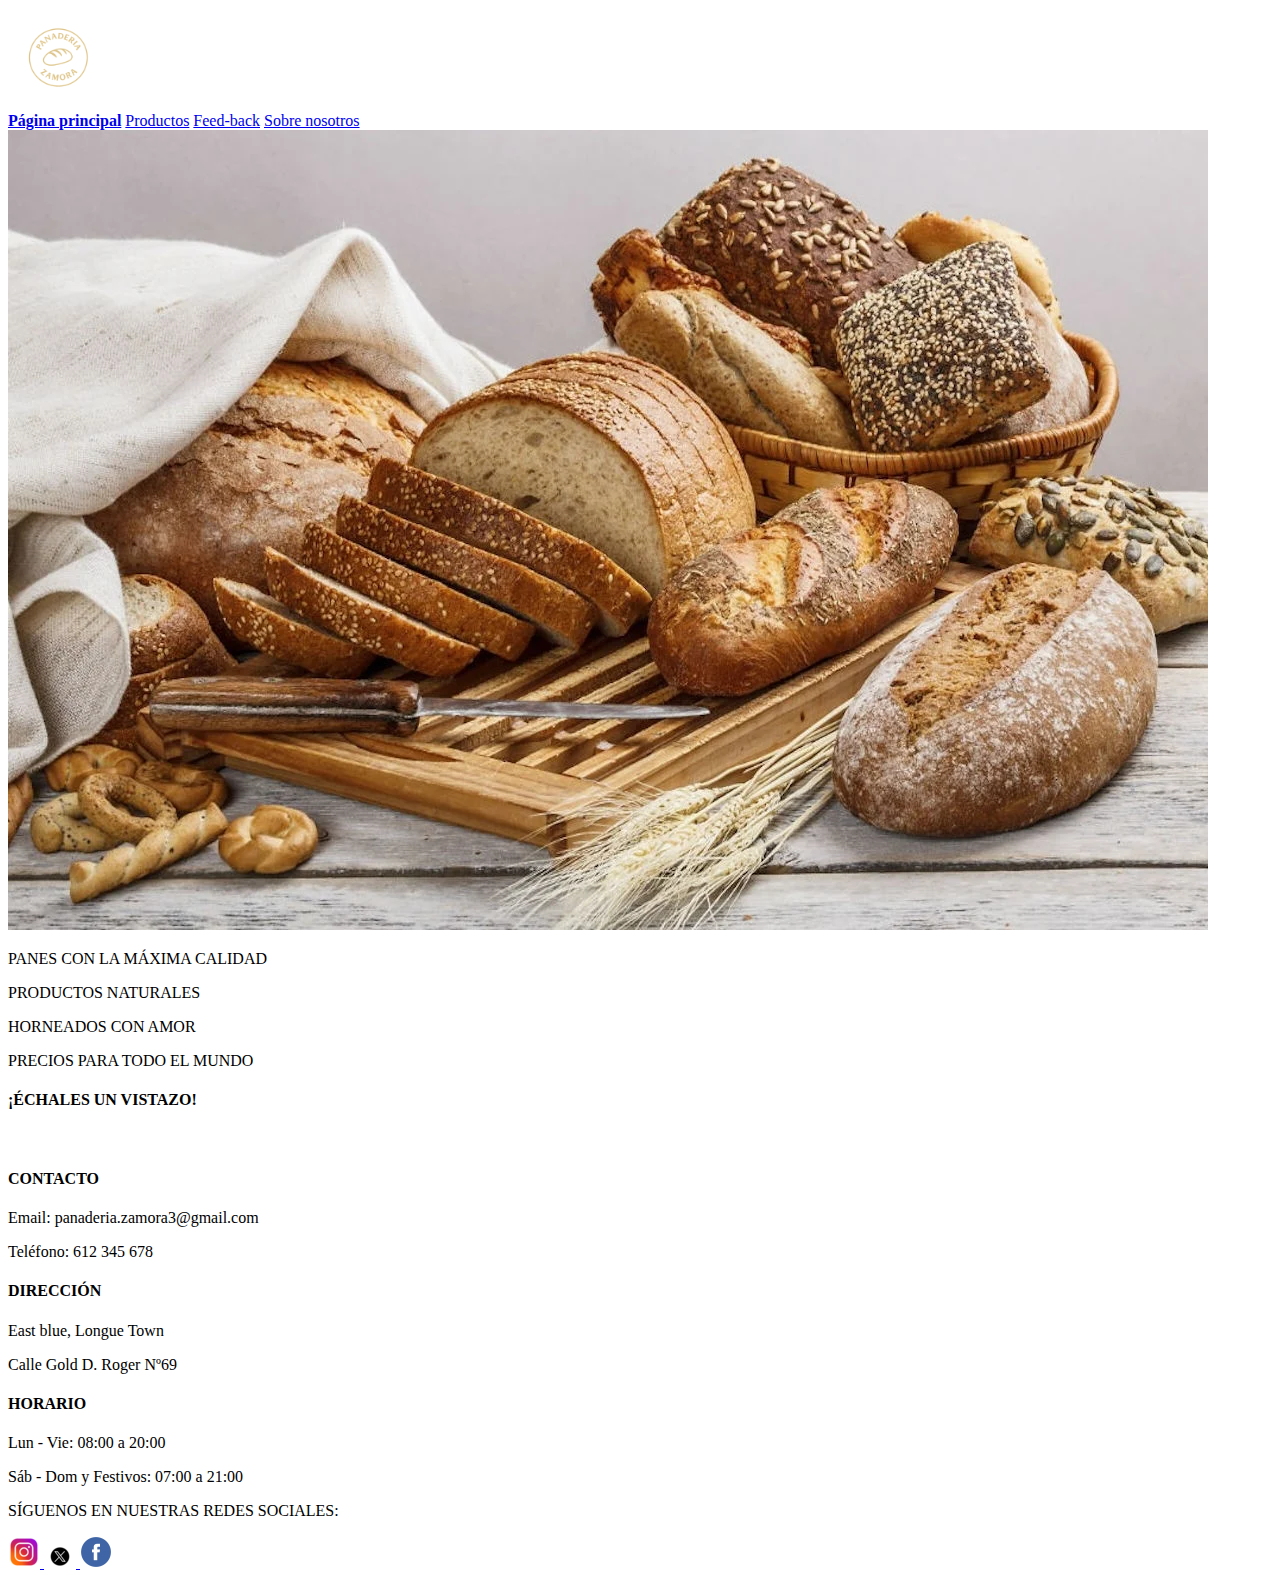
<file: index.html>
<!DOCTYPE html>
<html lang="es">
<head>
     <meta charset="UTF-8">
    <meta name="viewport" content="width=device-width, initial-scale=1.0">
    <title>PANADERIA ZAMORA</title>
    <link rel="stylesheet" href="index.css">
</head>
<body>
    <div class="nav">
        <a href="index.html"><img src="logo.png" alt="LOGO_ZAMORA" class="logo"></a>
        <nav>
            <a href="index.html" class="index active-page"><b>Página principal</b></a>
            <a href="productos.html" class="productos1">Productos</a> 
            <a href="feed-back.html" class="feedback">Feed-back</a>
            <a href="sobrenosotros.html" class="aboutus">Sobre nosotros</a>
        </nav>
    </div>
    <div class="contenido">
        <div class="foto">
            <img src="panes.webp" alt="panes" class="panes">
        </div>
        <div class="centro">
            <div class="caja-texto">
                <p>PANES CON LA MÁXIMA CALIDAD</p>
                <p>PRODUCTOS NATURALES</p>
                <p>HORNEADOS CON AMOR</p>
                <p>PRECIOS PARA TODO EL MUNDO</p>
                <h4>¡ÉCHALES UN VISTAZO!</h4>
            </div>
    </div>
    </div>
   <div class="footer">
        <footer>
            <div class="footer-bloque">
                <h4>CONTACTO</h4>
                <p>Email: panaderia.zamora3@gmail.com</p>
                <p>Teléfono: 612 345 678</p>
            </div>
            <div class="footer-bloque">
                <h4>DIRECCIÓN</h4>
                <p>East blue, Longue Town</p>
                <p>Calle Gold D. Roger Nº69</p>
            </div>

            <div class="footer-bloque">
                <h4>HORARIO</h4>
                <p>Lun - Vie: 08:00 a 20:00</p>
                <p>Sáb - Dom y Festivos: 07:00 a 21:00</p>
            </div>
        </footer>
        <div class="footer-redes">
            <p>SÍGUENOS EN NUESTRAS REDES SOCIALES:</p>
            <div class="redes-sociales">
                <a href="https://www.instagram.com/panaderia.zamora3" target="_blank" aria-label="Instagram">
                    <img src="instagram-logo.png" alt="Instagram" class="icono-red-social">
                </a>
                <a href="https://twitter.com/panaderia.zamora32" target="_blank" aria-label="X (Twitter)">
                    <img src="x-logo.png" alt="X (Twitter)" class="icono-red-social">
                </a>
                <a href="https://www.facebook.com/PanaderiaZamora3" target="_blank" aria-label="Facebook">
                    <img src="facebook-logo.png" alt="Facebook" class="icono-red-social">
                </a>
            </div>
        </div>
    </div>
</body>
</html>
</file>
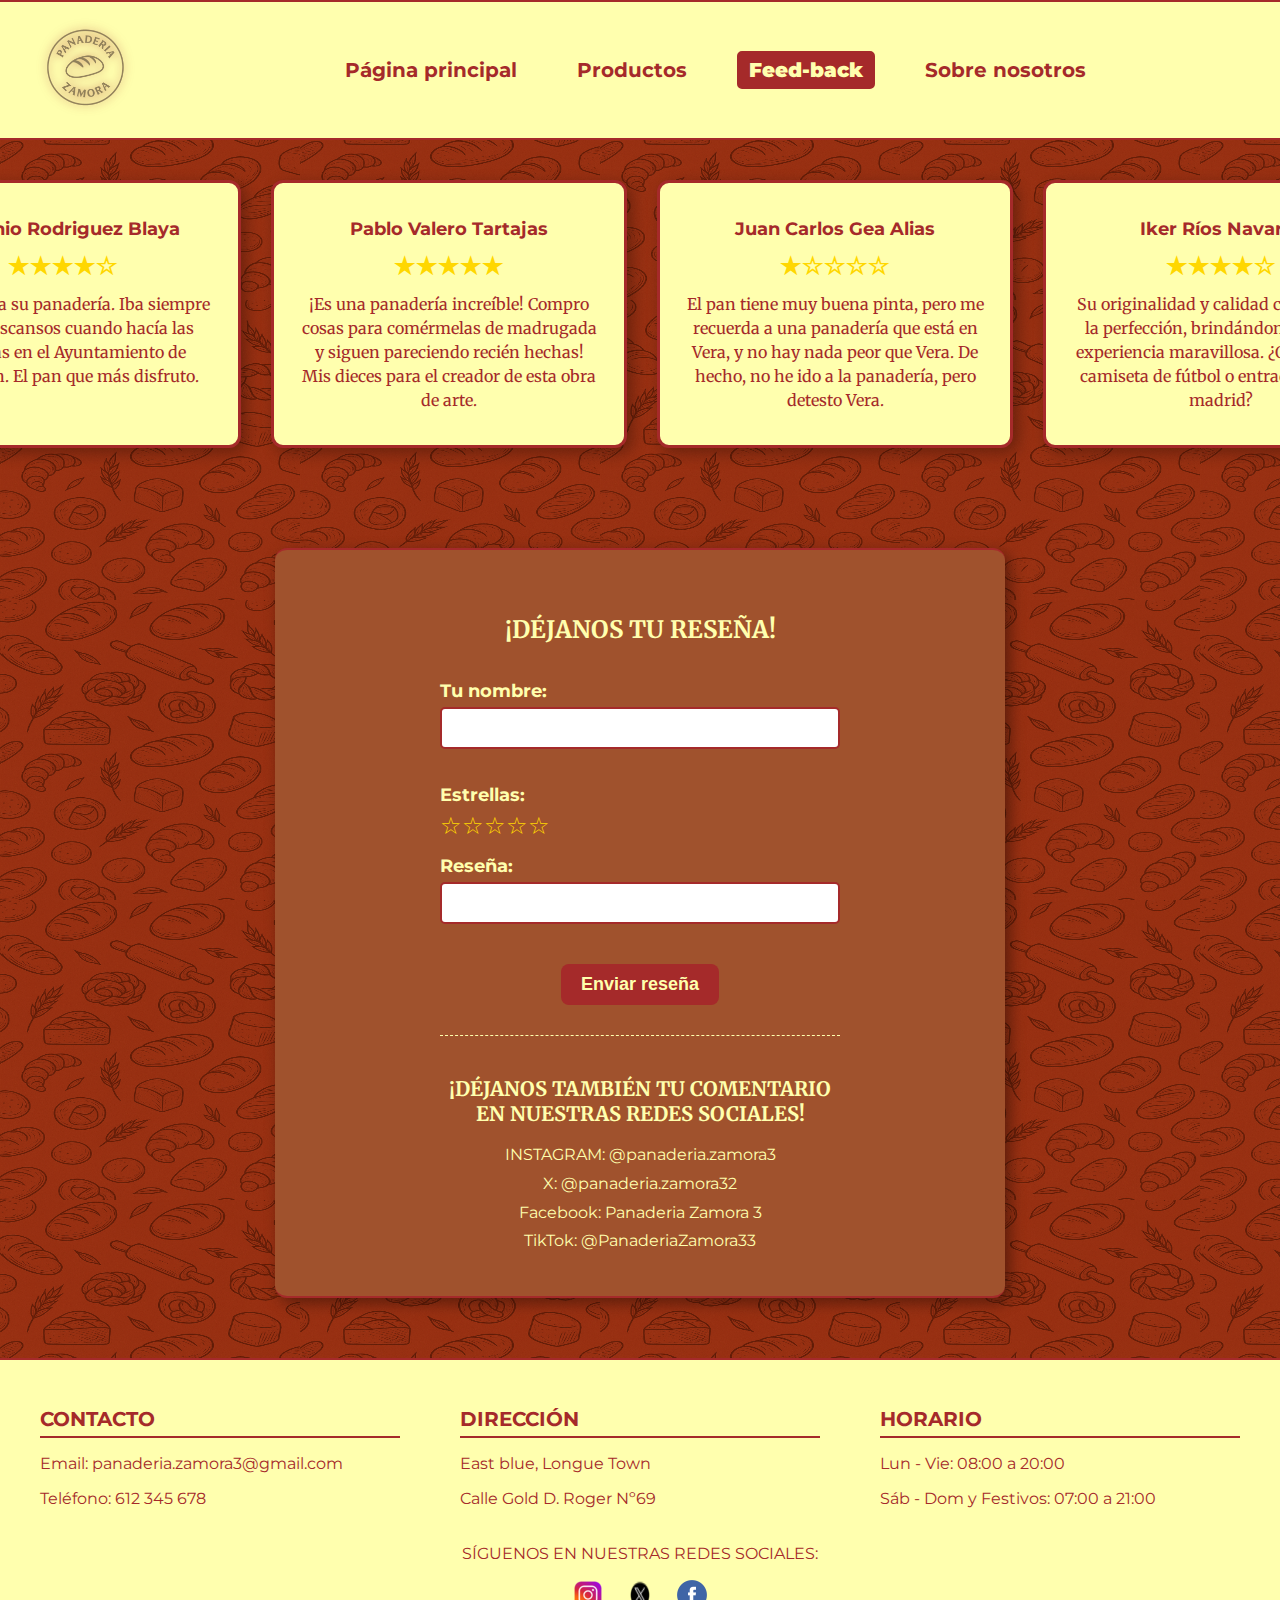
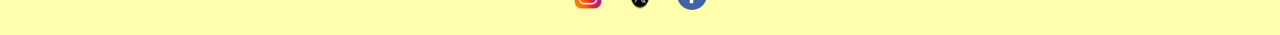
<file: feed-back.html>
<!DOCTYPE html>
<html lang="es">
    <head>
        <meta charset="UTF-8">
        <title>FEEDBACK - Panadería Zamora</title>
        <link rel="stylesheet" href="feedback.css">
    </head>
    <body>
        <div class="nav">
            <a href="index.html"><img src="logo.png" alt="LOGO_ZAMORA" class="logo"></a>
            <nav>
                <a href="index.html">Página principal</a>
                <a href="productos.html">Productos</a>
                <a href="feed-back.html" class="active-page">Feed-back</a>
                <a href="sobrenosotros.html">Sobre nosotros</a>
            </nav>
        </div>
        <div class="reseñas">
            <div class="reseña1">
                <b>
                    <p>Antonio Rodriguez Blaya</p>
                    <p>★★★★☆</p>
                </b>
                <p> 
                    Me encanta su panadería. Iba siempre en los descansos cuando hacía las prácticas en el Ayuntamiento de Mazarrón. El pan que más disfruto.
                </p>
            </div>
            <div class="reseña2">
                <b>
                    <p>Pablo Valero Tartajas</p>
                    <p>★★★★★</p>
                </b>
                <p>
                    ¡Es una panadería increíble! Compro cosas para comérmelas de madrugada y siguen pareciendo recién hechas! Mis dieces para el creador de esta obra de arte.
                </p>
            </div>
            <div class="reseña3">
                <b>
                    <p>Juan Carlos Gea Alias</p>
                    <p>★☆☆☆☆</p>
                </b>
                <p>
                    El pan tiene muy buena pinta, pero me recuerda a una panadería que está en Vera, y no hay nada peor que Vera. De hecho, no he ido a la panadería, pero detesto Vera.
                </p>
            </div>
            <div class="reseña4">
                <b>
                    <p>Iker Ríos Navarro</p>
                    <p>★★★★☆</p>
                </b>
                <p>
                    Su originalidad y calidad combinan a la perfección, brindándonos de una experiencia maravillosa. ¿Quieres una camiseta de fútbol o entradas para el madrid?
                </p>
            </div>
        </div>
        <div class="formulario-container">
            <div class="formulario">
                <h3>¡DÉJANOS TU RESEÑA!</h3>
                <label for="nombre">Tu nombre:</label>
                <input type="text" class="nombre" id="nombre" />
                
                <label for="estrellas-input">Estrellas:</label>
                <div class="estrellas">☆☆☆☆☆</div>
                
                <label for="reseña-input">Reseña:</label>
                <input type="text" class="reseña" id="reseña-input" />
                
                <button type="submit" class="enviar">Enviar reseña</button>
            </div>
            <div class="rrss-section">
                <h3>¡DÉJANOS TAMBIÉN TU COMENTARIO EN NUESTRAS REDES SOCIALES!</h3>
                <ul>
                    <li>INSTAGRAM: @panaderia.zamora3</li>
                    <li>X: @panaderia.zamora32</li>
                    <li>Facebook: Panaderia Zamora 3</li>
                    <li>TikTok: @PanaderiaZamora33</li>
                </ul>
            </div>
            </div>
            <div class="footer">
            <footer>
                <div class="footer-bloque">
                    <h4>CONTACTO</h4>
                    <p>Email: panaderia.zamora3@gmail.com</p>
                    <p>Teléfono: 612 345 678</p>
                </div>
                <div class="footer-bloque">
                    <h4>DIRECCIÓN</h4>
                    <p>East blue, Longue Town</p>
                    <p>Calle Gold D. Roger Nº69</p>
                </div>

                <div class="footer-bloque">
                    <h4>HORARIO</h4>
                    <p>Lun - Vie: 08:00 a 20:00</p>
                    <p>Sáb - Dom y Festivos: 07:00 a 21:00</p>
                </div>
            </footer>
            <div class="footer-redes">
                <p>SÍGUENOS EN NUESTRAS REDES SOCIALES:</p>
                <div class="redes-sociales">
                    <a href="https://www.instagram.com/panaderia.zamora3" target="_blank" aria-label="Instagram">
                        <img src="instagram-logo.png" alt="Instagram" class="icono-red-social">
                    </a>
                    <a href="https://twitter.com/panaderia.zamora32" target="_blank" aria-label="X (Twitter)">
                        <img src="x-logo.png" alt="X (Twitter)" class="icono-red-social">
                    </a>
                    <a href="https://www.facebook.com/PanaderiaZamora3" target="_blank" aria-label="Facebook">
                        <img src="facebook-logo.png" alt="Facebook" class="icono-red-social">
                    </a>
                </div>
            </div>
        </div>
    </body>
</html>
</file>
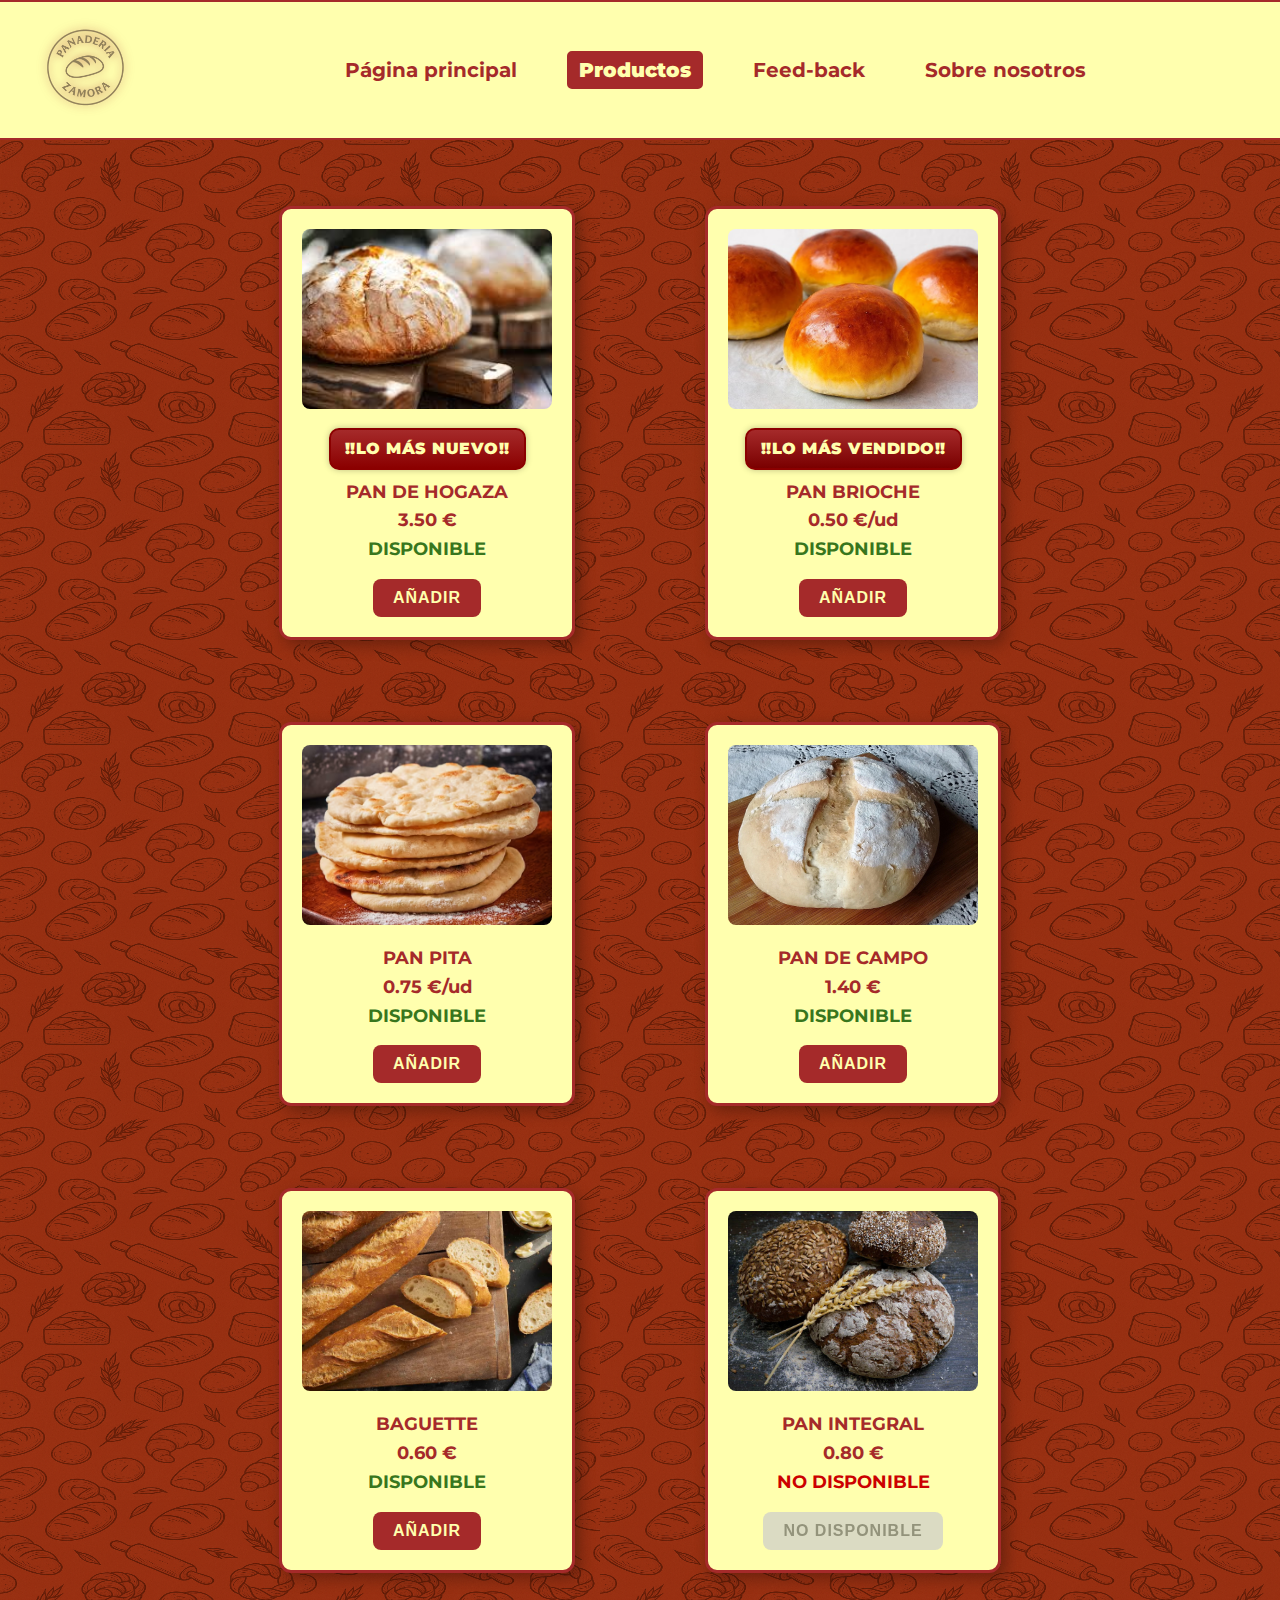
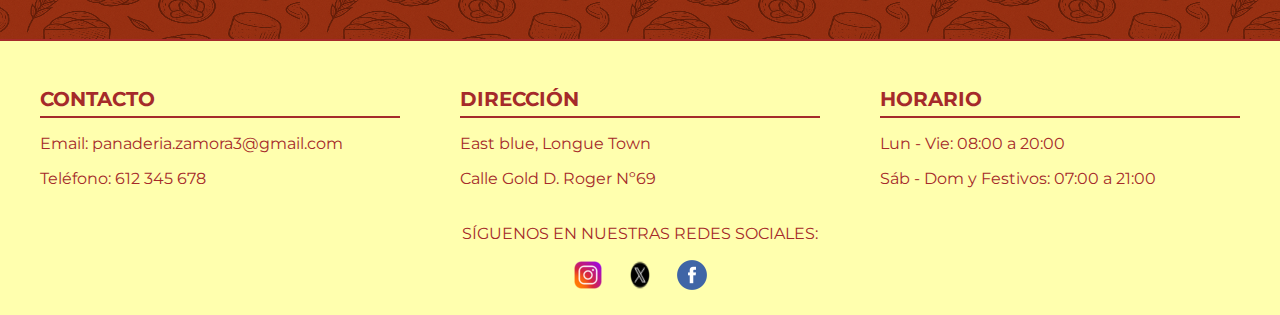
<file: productos.html>
<!DOCTYPE html>
<html lang="es">
    <head>
        <meta charset="UTF-8">
        <title>NUESTROS PRODUCTOS - Panadería Zamora</title> 
        <link rel="stylesheet" href="productos.css">
    </head>
    <body>
        <div class="nav">
            <a href="index.html"><img src="logo.png" alt="LOGO_ZAMORA" class="logo"></a>
            <nav>
                <a href="index.html">Página principal</a>
                <a href="productos.html" class="active-page">Productos</a> 
                <a href="feed-back.html">Feed-back</a>
                <a href="sobrenosotros.html">Sobre nosotros</a>
            </nav>
        </div>

        <div class="galeria-productos">
            <figure>
                <img class="hogaza" src="hogaza.jpg" alt="hogaza">
                <figcaption>
                    <b class ="loMasNuevo">
                        !!LO MÁS NUEVO!! 
                    </b><br/>
                    <b>
                    PAN DE HOGAZA
                    <br/>3.50 €
                    <br/><span class="disponible">DISPONIBLE</span>
                </b></figcaption>
                <button class="añadircarrito">AÑADIR</button> 
            </figure>     
            <figure>
                <img class="brioche" src="brioche.jpg" alt="brioche">
                <figcaption>
                    <b class = "loMasVendido">  !!LO MÁS VENDIDO!!  </b>
                    <br/><b>
                    PAN BRIOCHE
                    <br/>0.50 €/ud
                    <br/><span class="disponible">DISPONIBLE</span>
                </b></figcaption>
                <button class="añadircarrito">AÑADIR</button>
            </figure> 
            <figure>
                <img class="pita" src="pita.avif" alt="pita">
                <figcaption><b>
                    PAN PITA
                    <br/>0.75 €/ud
                    <br/><span class="disponible">DISPONIBLE</span>
                </b></figcaption>
                <button class="añadircarrito">AÑADIR</button>
            </figure>
            <figure>
                <img class="campo" src="campo.jpg" alt="campo">
                <figcaption><b>
                    PAN DE CAMPO
                    <br/>1.40 €
                    <br/><span class="disponible">DISPONIBLE</span>
                </b></figcaption>
                <button class="añadircarrito">AÑADIR</button>
            </figure>
            <figure>
                <img src="baguette.webp" alt="baguette" class="baguette">
                <figcaption><b>
                    BAGUETTE
                    <br/> 0.60 €
                    <br/> <span class="disponible">DISPONIBLE</span>
                </b></figcaption>
                <button class="añadircarrito">AÑADIR</button>
            </figure>
            <figure>
                <img src="integral.jpg" alt="integral" class="integral">
                <figcaption><b>
                    PAN INTEGRAL
                    <br/>0.80 €
                    <br/><span class="no-disponible">NO DISPONIBLE</span>
                </b></figcaption>
                <button class="añadircarrito X" disabled>NO DISPONIBLE</button>
            </figure>
        </div>
        <div class="footer">
            <footer>
                <div class="footer-bloque">
                    <h4>CONTACTO</h4>
                    <p>Email: panaderia.zamora3@gmail.com</p>
                    <p>Teléfono: 612 345 678</p>
                </div>
                <div class="footer-bloque">
                    <h4>DIRECCIÓN</h4>
                    <p>East blue, Longue Town</p>
                    <p>Calle Gold D. Roger Nº69</p>
                </div>

                <div class="footer-bloque">
                    <h4>HORARIO</h4>
                    <p>Lun - Vie: 08:00 a 20:00</p>
                    <p>Sáb - Dom y Festivos: 07:00 a 21:00</p>
                </div>
            </footer>
            <div class="footer-redes">
                <p>SÍGUENOS EN NUESTRAS REDES SOCIALES:</p>
                <div class="redes-sociales">
                    <a href="https://www.instagram.com/panaderia.zamora3" target="_blank" aria-label="Instagram">
                        <img src="instagram-logo.png" alt="Instagram" class="icono-red-social">
                    </a>
                    <a href="https://twitter.com/panaderia.zamora32" target="_blank" aria-label="X (Twitter)">
                        <img src="x-logo.png" alt="X (Twitter)" class="icono-red-social">
                    </a>
                    <a href="https://www.facebook.com/PanaderiaZamora3" target="_blank" aria-label="Facebook">
                        <img src="facebook-logo.png" alt="Facebook" class="icono-red-social">
                    </a>
                </div>
            </div>
        </div>
    </body>
</html>
</file>
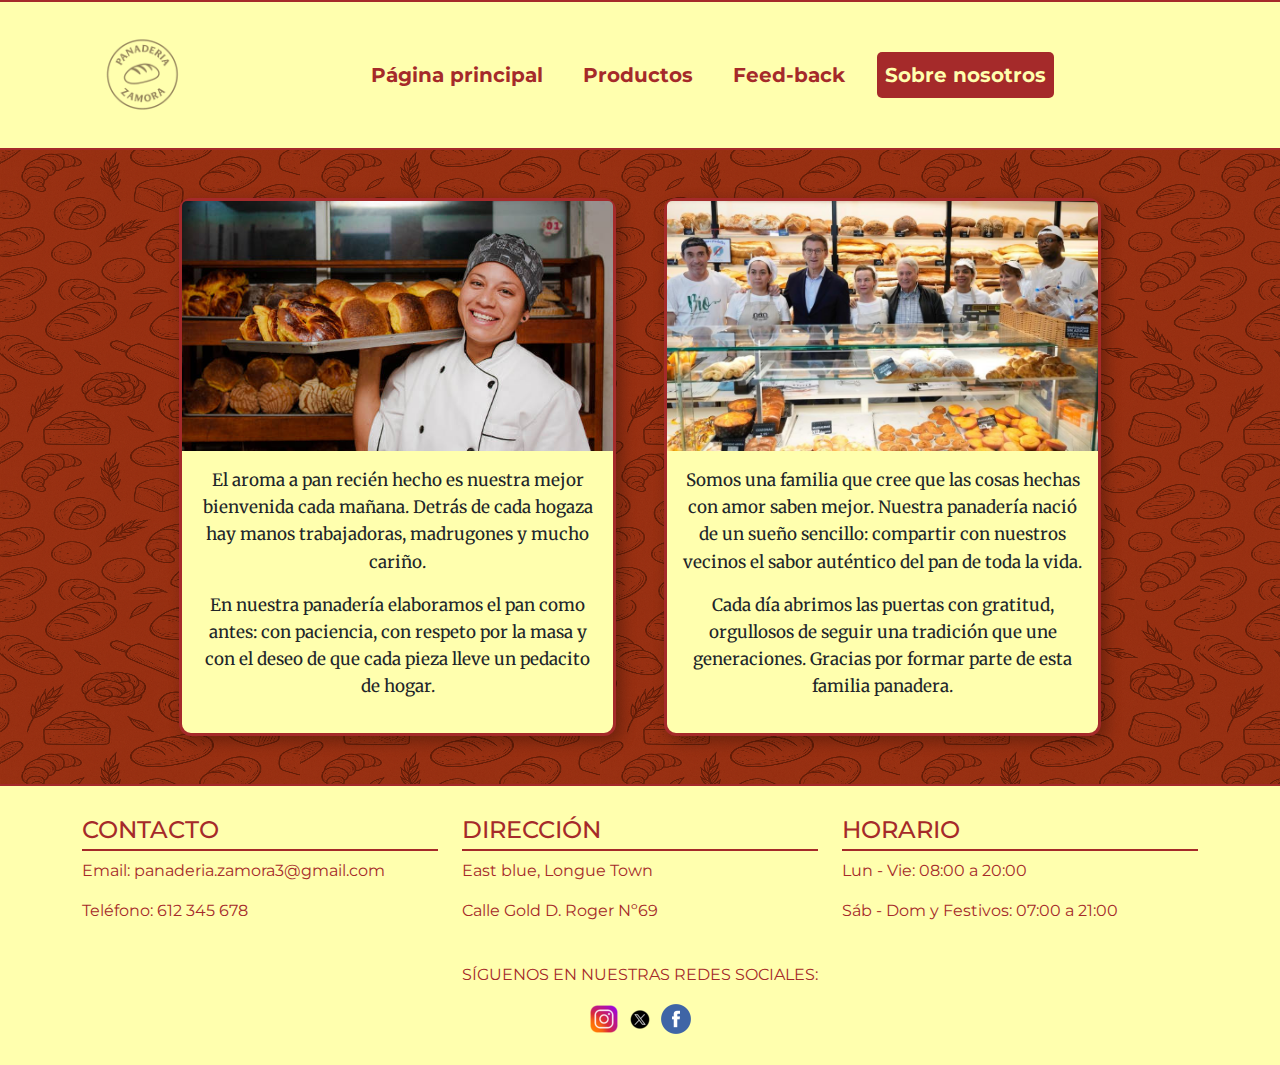
<file: sobrenosotros.html>
<!DOCTYPE html>
<html lang="es">
    <head>
        <meta charset="UTF-8">
        <title>SOBRE NOSOTROS - Panadería Zamora</title>
        <link href="https://cdn.jsdelivr.net/npm/bootstrap@5.3.2/dist/css/bootstrap.min.css" rel="stylesheet">
        <link rel="stylesheet" href="css/sobrenosotros.css">
        <link href="https://fonts.googleapis.com/css2?family=Merriweather:wght@400;700&family=Montserrat:wght@400;700&display=swap" rel="stylesheet">
    </head>
    <body>
        <nav class="navbar navbar-expand-lg nav-zamora">
            <div class="container">
                <a class="navbar-brand" href="index.html">
                    <img src="img/logo.png" alt="LOGO_ZAMORA" class="logo">
                </a>
                <button class="navbar-toggler" type="button" data-bs-toggle="collapse" data-bs-target="#menu">
                    <span class="navbar-toggler-icon"></span>
                </button>
                <div class="collapse navbar-collapse justify-content-center" id="menu">
                    <ul class="navbar-nav gap-4">
                        <li class="nav-item"><a class="nav-link" href="index.html">Página principal</a></li>
                        <li class="nav-item"><a class="nav-link" href="productos.html">Productos</a></li>
                        <li class="nav-item"><a class="nav-link" href="feed-back.html">Feed-back</a></li>
                        <li class="nav-item">
                            <a class="nav-link active-page" href="sobrenosotros.html">Sobre nosotros</a>
                        </li>
                    </ul>
                </div>
            </div>
        </nav>
        <section class="container my-5">
            <div class="row justify-content-center g-5">
                <div class="col-md-6 col-lg-5">
                    <div class="card imagen-card h-100">
                        <img src="img/trabajdora.jpg" class="card-img-top" alt="trabajadora">
                        <div class="card-body">
                            <p>
                                El aroma a pan recién hecho es nuestra mejor bienvenida cada mañana.
                                Detrás de cada hogaza hay manos trabajadoras, madrugones y mucho cariño.
                            </p>
                            <p>
                                En nuestra panadería elaboramos el pan como antes: con paciencia,
                                con respeto por la masa y con el deseo de que cada pieza lleve un pedacito de hogar.
                            </p>
                        </div>
                    </div>
                </div>
                <div class="col-md-6 col-lg-5">
                    <div class="card imagen-card h-100">
                        <img src="img/jefes.jpg" class="card-img-top" alt="jefes">
                        <div class="card-body">
                            <p>
                                Somos una familia que cree que las cosas hechas con amor saben mejor.
                                Nuestra panadería nació de un sueño sencillo: compartir con nuestros vecinos
                                el sabor auténtico del pan de toda la vida.
                            </p>
                            <p>
                                Cada día abrimos las puertas con gratitud, orgullosos de seguir una tradición
                                que une generaciones. Gracias por formar parte de esta familia panadera.
                            </p>
                        </div>
                    </div>
                </div>
            </div>
        </section>
        <footer class="footer">
            <div class="container">
                <div class="row text-center text-md-start">
                    <div class="col-md-4 footer-bloque">
                        <h4>CONTACTO</h4>
                        <p>Email: panaderia.zamora3@gmail.com</p>
                        <p>Teléfono: 612 345 678</p>
                    </div>
                    <div class="col-md-4 footer-bloque">
                        <h4>DIRECCIÓN</h4>
                        <p>East blue, Longue Town</p>
                        <p>Calle Gold D. Roger Nº69</p>
                    </div>
                    <div class="col-md-4 footer-bloque">
                        <h4>HORARIO</h4>
                        <p>Lun - Vie: 08:00 a 20:00</p>
                        <p>Sáb - Dom y Festivos: 07:00 a 21:00</p>
                    </div>
                </div>
                <div class="footer-redes text-center mt-4">
                    <p>SÍGUENOS EN NUESTRAS REDES SOCIALES:</p>
                    <div class="redes-sociales">
                        <img src="img/instagram-logo.png" alt="Instagram" class="icono-red-social">
                        <img src="img/x-logo.png" alt="X" class="icono-red-social">
                        <img src="img/facebook-logo.png" alt="Facebook" class="icono-red-social">
                    </div>
                </div>
            </div>
        </footer>
        <script src="https://cdn.jsdelivr.net/npm/bootstrap@5.3.2/dist/js/bootstrap.bundle.min.js"></script>
    </body>
</html>
</file>
<file: index.css>
:root {
  --rojo-panaderia: #8B1E1E;
  --marron-claro: #cd995d;
}

.bg-rojo {
  background-color: var(--rojo-panaderia);
}

.bg-marron {
  background-color: var(--marron-claro);
}

.btn-rojo {
  background-color: var(--rojo-panaderia);
  color: white;
}

.btn-rojo:hover {
  background-color: #6e1515;
}

.logo {
  width: 100px;
  height: 100px;
}

.card img {
  height: 230px;
  object-fit: cover;
}
</file>
<file: feedback.css>
@import url('https://fonts.googleapis.com/css2?family=Merriweather:wght@400;700&family=Montserrat:wght@400;700&display=swap');

body {
    margin: 0;
    padding: 0;
    font-family: 'Montserrat', sans-serif;
    color: #FFFFAE;
    background-image: url('fondo.png');
    background-repeat: repeat;
    background-size: 300px 300px;
}



.nav {
    background-color: #FFFFAE;
    padding: 1px 20px;
    border-top: 2px solid #A52A2A;
    border-bottom: 2px solid #A52A2A;
    display: flex;
    align-items: center;
    justify-content: space-between;
}

.nav .logo {
    height: 130px; 
    width: auto;
    max-width: 150px;
    filter: brightness(0.65) drop-shadow(0px 0px 5px rgba(165, 42, 42, 0.7)); 
    margin-right: 20px;
    transition: filter 0.3s ease-in-out, transform 0.3s ease-in-out; 
}

.nav nav {
    display: flex;
    align-items: center;
    justify-content: center;
    flex-grow: 1;
    gap: 40px;
}

.nav a:first-child:hover .logo {
    filter: brightness(0.8) drop-shadow(0px 0px 10px rgba(255, 255, 174, 1)); 
    transform: scale(1.05);
}

.nav nav a {
    text-decoration: none;
    color: #A52A2A;
    font-size: 20px;
    font-weight: bold;
    transition: all 0.3s ease-in-out;
    padding: 5px 10px;
    border-radius: 5px;
}

.nav a.active-page {
    color: #FFFFAE; 
    background-color: #A52A2A; 
    font-weight: 900;
    border: 2px solid #A52A2A;
}

/* Modificado para aplicar el hover solo a los enlaces de navegación de las páginas */
.nav nav a:hover {
    font-weight: 900; 
    color: #8B0000; 
    background-color: rgba(165, 42, 42, 0.1); 
}

.nav a.active-page:hover {
    background-color: #8B0000; 
    color: #FFFFAE;
}

.cabecera {
    background-color: #A0522D;
    text-align: center;
    padding: 30px 0;
    border-bottom: 2px solid #A52A2A;
}

.cabecera h1 {
    font-size: 40px;
    font-weight: 700;
    color: #A52A2A;
    margin: 0;
    text-shadow: 2px 2px 4px rgba(0, 0, 0, 0.4);
}


.reseñas {
    display: flex;
    flex-wrap: nowrap; 
    justify-content: center; /* ¡ESTE ES EL CAMBIO REALIZADO! */
    gap: 30px;
    padding: 40px 20px;
    overflow-x: auto;
    padding-right: 1em;
}

.reseñas::-webkit-scrollbar {
    height: 8px;
}

.reseñas::-webkit-scrollbar-thumb {
    background: #A52A2A;
    border-radius: 4px;
}

.reseñas::-webkit-scrollbar-track {
    background: #FFFFAE;
}


.reseñas > div {
    background-color: #FFFFAE;
    border: 3px solid #A52A2A;
    border-radius: 12px;
    padding: 25px;
    flex-shrink: 0;
    width: 300px;
    color: #A52A2A;
    box-shadow: 5px 5px 15px rgba(0, 0, 0, 0.3);
    transition: transform 0.3s ease-in-out;
    text-align: center;
}


.reseñas > div:hover {
    transform: translateY(-3px) scale(1.01);
}
.reseñas b p:first-child,
.reseñas b p:nth-child(2) {
    text-align: center;
}

.reseñas p {
    margin: 8px 0;
    font-size: 16px;
    line-height: 1.5;
    font-family: 'Merriweather', serif;
}

.reseñas b p:first-child {
    font-size: 18px;
    font-weight: 700;
    margin-bottom: 5px;
    font-family: 'Montserrat', sans-serif;
}

.reseñas b p:nth-child(2) { 
    color: gold; 
    font-size: 24px;
    margin-top: 0;
}


.formulario-container {
    background-color: #A0522D;
    border-top: 2px solid #A52A2A;
    border-bottom: 2px solid #A52A2A; 
    padding: 40px;
    margin: 60px auto; 
    max-width: 650px;
    border-radius: 12px;
    box-shadow: 5px 5px 15px rgba(0, 0, 0, 0.4);
    display: flex;
    flex-direction: column;
    align-items: center;
}

.formulario {
    display: flex;
    flex-direction: column;
    align-items: flex-start;
    width: 100%;
    max-width: 400px;
}

.formulario h3 {
    font-size: 24px;
    margin-bottom: 20px;
    color: #FFFFAE;
    font-family: 'Merriweather', serif;
    align-self: center;
}

.formulario label {
    font-size: 18px;
    color: #FFFFAE;
    font-weight: 700;
    margin-top: 15px;
}

input[type="text"] {
    width: 100%;
    padding: 10px;
    margin-top: 5px;
    margin-bottom: 20px;
    border: 2px solid #A52A2A;
    border-radius: 5px;
    font-size: 16px;
    box-sizing: border-box; 
}


.estrellas {
    color: gold;
    font-size: 24px;
    margin-top: 5px;
    cursor: pointer;
}

.enviar {
    margin-top: 20px;
    padding: 10px 20px;
    background-color: #A52A2A;
    color: #FFFFAE;
    border: none;
    border-radius: 8px;
    font-weight: bold;
    cursor: pointer;
    font-size: 18px;
    transition: all 0.3s ease-in-out;
    align-self: center;
}

.enviar:hover {
    background-color: #8B0000;
    box-shadow: 0 4px 8px rgba(0, 0, 0, 0.3);
    transform: scale(1.05);
}


.rrss-section {
    width: 100%;
    max-width: 400px;
    margin-top: 30px;
    padding-top: 20px;
    border-top: 1px dashed #FFFFAE;
    text-align: center;
}

.rrss-section h3 {
    font-size: 20px;
    margin-bottom: 15px;
    color: #FFFFAE;
    font-family: 'Merriweather', serif;
}

.rrss-section ul {
    list-style: none;
    padding: 0;
    margin: 0;
    font-size: 16px;
    line-height: 1.8;
}

@media (max-width: 768px) {
    .reseñas {
        justify-content: flex-start;
        padding: 20px 10px;
    }

    .reseñas > div { 
        width: 250px;
    }

    .formulario-container {
        margin: 30px 10px;
        padding: 20px;
    }
}

.footer {
    background-color: #FFFFAE;
    color: #A52A2A;
    padding: 15px;
    margin-top: 30px;
    border-top: 2px solid #A52A2A;
    font-family: 'Montserrat', sans-serif; 
}
.footer {
    background-color: #FFFFAE;
    color: #A52A2A;
    padding: 20px 10px;
    margin-top: 30px;
    border-top: 2px solid #A52A2A;
    font-family: 'Montserrat', sans-serif;
}

footer {
    display: flex;
    justify-content: space-between;
    align-items: flex-start;
    max-width: 1200px;
    margin: 0 auto;
    flex-wrap: wrap;
    gap: 20px;
}

.footer-bloque {
    width: 30%;
    min-width: 250px;
}

.footer-bloque h4 {
    margin-bottom: 10px;
    font-size: 20px;
    border-bottom: 2px solid #A52A2A;
    padding-bottom: 5px;
}

.footer-redes {
    text-align: center;
    margin-top: 20px;
}

.redes-sociales {
    display: flex;
    justify-content: center;
    gap: 20px;
    margin-top: 10px;
}

.icono-red-social {
    width: 32px;
    height: 32px;
    transition: transform 0.2s ease-in-out;
}

.icono-red-social:hover {
    transform: scale(1.1);
}

/* Responsivo */
@media (max-width: 768px) {
    footer {
        flex-direction: column;
        align-items: center;
        text-align: center;
    }

    .footer-bloque {
        width: 90%;
    }
}
</file>
<file: productos.css>
@import url('https://fonts.googleapis.com/css2?family=Merriweather:wght@400;700&family=Montserrat:wght@400;700&display=swap');

body {
    margin: 0;
    padding: 0;
    font-family: 'Montserrat', sans-serif;
    color: #FFFFAE;
    background-image: url('fondo.png');
    background-repeat: repeat;
    background-size: 300px 300px;
}



.nav {
    background-color: #FFFFAE;
    padding: 1px 20px;
    border-top: 2px solid #A52A2A;
    border-bottom: 2px solid #A52A2A;
    display: flex;
    align-items: center;
    justify-content: space-between;
}

.nav .logo {
    height: 130px; 
    width: auto;
    max-width: 150px;
    filter: brightness(0.65) drop-shadow(0px 0px 5px rgba(165, 42, 42, 0.7)); 
    margin-right: 20px;
    transition: filter 0.3s ease-in-out, transform 0.3s ease-in-out; 
}

.nav nav {
    display: flex;
    align-items: center;
    justify-content: center;
    flex-grow: 1;
    gap: 40px;
}

.nav a:first-child:hover .logo {
    filter: brightness(0.8) drop-shadow(0px 0px 10px rgba(255, 255, 174, 1)); 
    transform: scale(1.05);
}

.nav nav a {
    text-decoration: none;
    color: #A52A2A;
    font-size: 20px;
    font-weight: bold;
    transition: all 0.3s ease-in-out;
    padding: 5px 10px;
    border-radius: 5px;
}

.nav a.active-page {
    color: #FFFFAE; 
    background-color: #A52A2A; 
    font-weight: 900;
    border: 2px solid #A52A2A;
}

/* Modificado para aplicar el hover solo a los enlaces de navegación de las páginas */
.nav nav a:hover {
    font-weight: 900; 
    color: #8B0000; 
    background-color: rgba(165, 42, 42, 0.1); 
}

.nav a.active-page:hover {
    background-color: #8B0000; 
    color: #FFFFAE;
}

.cabecera {
    background-color: #A0522D; 
    text-align: center;
    padding: 30px 0;
    border-bottom: 2px solid #A52A2A;
}

.cabecera h1 {
    font-size: 40px;
    font-weight: 700;
    color: #A52A2A;
    margin: 0;
    text-shadow: 2px 2px 4px rgba(0, 0, 0, 0.4);
}


.galeria-productos {
    display: flex;
    justify-content: center; 
    gap: 50px; 
    margin: 50px auto;
    flex-wrap: wrap; 
    max-width: 1200px; 
}

figure {
    background-color: #FFFFAE;
    border: 3px solid #A52A2A; 
    border-radius: 12px;
    padding: 20px;
    width: 250px; /* Ancho fijo para 3 por fila en 1200px de ancho */
    text-align: center;
    color: #A52A2A;
    box-shadow: 5px 5px 15px rgba(0, 0, 0, 0.3); 
    transition: transform 0.3s ease-in-out;
}

figure:hover {
    transform: translateY(-3px) scale(1.01); 
}

figure img {
    width: 100%;
    height: 180px; 
    object-fit: cover; 
    border-radius: 8px;
    margin-bottom: 15px;
    transition: transform 0.2s ease-in-out;
}

figure img:hover {
    transform: scale(1.03); 
}

figcaption {
    font-size: 18px;
    color: #A52A2A;
    line-height: 1.6;
    margin-bottom: 15px; 
}

.disponible {
    color: #38761D; 
    font-weight: 700;
}

.no-disponible {
    color: #CC0000; 
    font-weight: 700;
}

.añadircarrito {
    background-color: #A52A2A;
    color: #FFFFAE; 
    border: none;
    border-radius: 8px;
    padding: 10px 20px;
    font-weight: 900;
    font-size: 16px;
    cursor: pointer;
    text-transform: uppercase;
    letter-spacing: 1px;
    transition: all 0.15s ease-in-out;
}

.añadircarrito:hover:not(:disabled) {
    background-color: #8B0000; 
    transform: translateY(-2px);
}

.añadircarrito:active:not(:disabled) {
    background-color: #8B0000;
    transform: translateY(2px); 
}

.añadircarrito.X[disabled] { 
    background-color: #ccc;
    color: #666;
    cursor: not-allowed;
    opacity: 0.7;
}

.loMasNuevo, .loMasVendido {
    display: inline-block;
    background-color: #A52A2A;
    color: #FFFFAE;
    padding: 6px 14px;
    border-radius: 10px;
    font-size: 16px;
    font-weight: 900;
    letter-spacing: 0.5px;
    border: 2px solid #8B0000;
    box-shadow: 0 0 6px rgba(0, 0, 0, 0.25);
    margin-bottom: 8px;
}

.loMasNuevo {
    background: linear-gradient(180deg, #A52A2A 0%, #8B0000 100%);
}

.loMasVendido {
    background: linear-gradient(180deg, #A52A2A 0%, #7A0000 100%);
}


.footer {
    background-color: #FFFFAE;
    color: #A52A2A;
    padding: 15px;
    margin-top: 30px;
    border-top: 2px solid #A52A2A;
    font-family: 'Montserrat', sans-serif; 
}
.footer {
    background-color: #FFFFAE;
    color: #A52A2A;
    padding: 20px 10px;
    margin-top: 30px;
    border-top: 2px solid #A52A2A;
    font-family: 'Montserrat', sans-serif;
}

footer {
    display: flex;
    justify-content: space-between;
    align-items: flex-start;
    max-width: 1200px;
    margin: 0 auto;
    flex-wrap: wrap;
    gap: 20px;
}

.footer-bloque {
    width: 30%;
    min-width: 250px;
}

.footer-bloque h4 {
    margin-bottom: 10px;
    font-size: 20px;
    border-bottom: 2px solid #A52A2A;
    padding-bottom: 5px;
}

.footer-redes {
    text-align: center;
    margin-top: 20px;
}

.redes-sociales {
    display: flex;
    justify-content: center;
    gap: 20px;
    margin-top: 10px;
}

.icono-red-social {
    width: 32px;
    height: 32px;
    transition: transform 0.2s ease-in-out;
}

.icono-red-social:hover {
    transform: scale(1.1);
}




@media (max-width: 768px) {
    
    .nav {
        flex-direction: column; 
        align-items: center;
        padding: 10px 0;
    }
    
    .nav .logo {
        height: 70px; 
        max-width: 90px;
        margin-right: 0;
        margin-bottom: 10px;
    }
    
    .nav nav {
        flex-direction: column; 
        gap: 5px;
        width: 100%;
        padding: 0 20px;
    }
    
    .nav nav a {
        font-size: 16px;
        text-align: center;
        width: 90%; 
        padding: 10px;
        margin: 0 auto;
    }
    
    .cabecera h1 {
        font-size: 30px;
    }
    

    .galeria-productos {
        gap: 20px;
        margin: 30px auto;
    }
    
    .galeria-productos figure {
        width: 45%; 
        min-width: 180px; 
        padding: 15px;
    }
    

    footer {
        flex-direction: column;
        align-items: center;
        text-align: center;
        gap: 20px;
    }

    .footer-bloque {
        width: 90%;
    }
    
    .footer-bloque h4 {
        margin: 0 auto 10px auto; 
        width: fit-content;
    }
}
</file>
<file: css/sobrenosotros.css>
body {
    margin: 0;
    font-family: 'Montserrat', sans-serif;
    background-image: url('/img/fondo.png');
    background-repeat: repeat;
    background-size: 300px 300px;
    color: #A52A2A;
}

/* NAV */
.nav-zamora {
    background-color: #FFFFAE;
    border-top: 2px solid #A52A2A;
    border-bottom: 2px solid #A52A2A;
}

.logo {
    height: 120px;
    filter: brightness(0.65);
    transition: transform 0.3s;
}

.logo:hover {
    transform: scale(1.05);
}

.nav-link {
    color: #A52A2A;
    font-weight: bold;
    font-size: 20px;
    border-radius: 5px;
}

.active-page {
    background-color: #A52A2A;
    color: #FFFFAE !important;
    border-radius: 5px;
}

.imagen-card {
    background-color: #FFFFAE;
    border: 3px solid #A52A2A;
    border-radius: 12px;
    box-shadow: 5px 5px 15px rgba(0,0,0,0.3);
    text-align: center;
}

.imagen-card img {
    height: 250px;
    object-fit: cover;
}

.imagen-card p {
    font-family: 'Merriweather', serif;
    font-size: 17px;
    line-height: 1.6;
}

.footer {
    background-color: #FFFFAE;
    border-top: 2px solid #A52A2A;
    padding: 30px 0;
}

.footer-bloque h4 {
    border-bottom: 2px solid #A52A2A;
    padding-bottom: 5px;
}

.footer-redes {
    text-align: center;
    margin-top: 20px;
}

.icono-red-social {
    width: 32px;
    transition: 0.2s;
}

.icono-red-social:hover {
    transform: scale(1.1);
}
</file>
